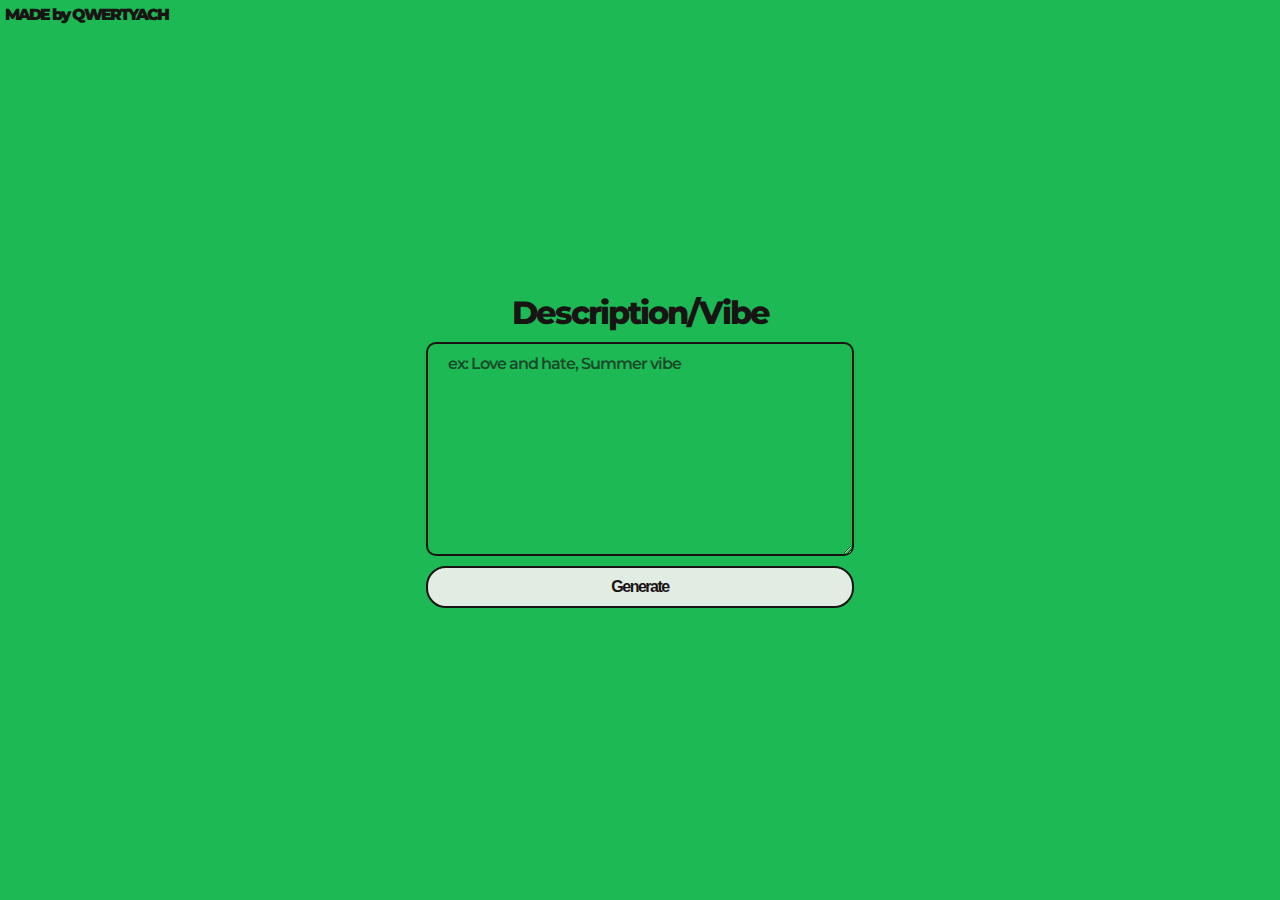
<file: ai/index.html>
<!DOCTYPE html>
<html lang="en">
<head>
  <link rel="preconnect" href="https://fonts.googleapis.com">
  <link rel="preconnect" href="https://fonts.gstatic.com" crossorigin>
  <link href="https://fonts.googleapis.com/css2?family=Montserrat:ital,wght@0,100..900;1,100..900&display=swap" rel="stylesheet">
  <meta charset="UTF-8">
  <meta name="viewport" content="width=device-width, initial-scale=1.0">
  <link rel="stylesheet" href="./style.css">
  <title>My Ai</title>
</head>
<body>

  <main>
    <div class="inp">
      <label for="description">Description/Vibe</label>
      <textarea name="description" id="area" cols="30" rows="10" placeholder="ex: Love and hate, Summer vibe"></textarea>
      <button>Generate</button>
    </div>
  </main>

  <footer>
    <p>MADE by QWERTYACH</p>
  </footer>
  


  <script type="importmap">
    {
      "imports": {
        "@google/generative-ai": "https://esm.run/@google/generative-ai"
      }
    }
  </script>

  <script type="module">
    import { GoogleGenerativeAI, HarmBlockThreshold, HarmCategory } from "@google/generative-ai";


    
    const API_KEY = "AIzaSyC7vdxD9bBt19lcDPowM1AkWkbhO2TFDRg";
    const SPOTIFY_API_KEY='8aba7e6d964641209b108bbd62360407';
    const genAI = new GoogleGenerativeAI(API_KEY);
    const day=new Date()
    

    const cli_cred='3efc06ec66e24cb097a75dedee33298d:8d3f345ffa5549c8bd1d94f02969a5da'
    const cli_base=btoa(cli_cred)
    const main=document.querySelector('main')

    const header=await fetch("https://accounts.spotify.com/api/token", {
      method: "POST",
      headers: {
        "Authorization": `Basic ${cli_base}`,
        "Content-Type":"application/x-www-form-urlencoded"
      },
      body:new URLSearchParams({
        'grant_type': 'client_credentials',
      })
      
    }).then((result)=>{
      return result.json()
    }).then((res)=>{
      return res
    })
    const innt=document.getElementById('area')
    const run = async () => {

      main.innerHTML='<div class="loader"></div>'
      const input=(innt.value.trim()==null || innt.value.trim()=='') ?
      "":`about ${innt.value}`

      const prompt = `today is the ${day.toDateString()}. Give me an album recomendation ${input} with the artist_name, album_name, \
      genre and the mood, and a little short description of the project in a good json syntax with no additional key ellement`
      
      const safetySettings = [
      {
        category: HarmCategory.HARM_CATEGORY_HARASSMENT,
        threshold: HarmBlockThreshold.BLOCK_NONE,
      },
      {
        category: HarmCategory.HARM_CATEGORY_HATE_SPEECH,
        threshold: HarmBlockThreshold.BLOCK_NONE,
      },
      {
        category: HarmCategory.HARM_CATEGORY_SEXUALLY_EXPLICIT,
        threshold: HarmBlockThreshold.BLOCK_NONE,
      },
      {
        category: HarmCategory.HARM_CATEGORY_DANGEROUS_CONTENT,
        threshold: HarmBlockThreshold.BLOCK_NONE,
      },
    ];
      try {
      const model = genAI.getGenerativeModel({ model: "gemini-pro",safetySettings});
      const result = await model.generateContent(prompt);
      const response = await result.response;
      const text = response.text();
      const ico=JSON.parse(text.replace('```json','').replace('```',''))
      console.log(ico)
      
      const resss=await fetch(`https://api.spotify.com/v1/search?q=${ico.artist_name}+${ico.album_name}&type=album`,{
        method:"GET",
        headers:{'Authorization':`${header.token_type} ${header.access_token}`}
      }).then((res)=>{
        return res.json()
      }).then((res)=>{
        return (res.albums.items[0])
      })
      console.log(resss)

      const file={image:resss.images[0].url,url:`https://open.spotify.com/album/${resss.id}`,artist:resss.artists[0].name,
      albumName:ico.album_name,desc:ico.description,mood:ico.mood,artistUrl:resss.artists[0].external_urls.spotify}

      console.log(file)
      main.innerHTML=`
      <div style='background-image:url(${file.image})' class='box'>
        <h3>${file.albumName}</h3>
        <h3>by <a href="${file.artistUrl}" target="_blank">${file.artist}</a></h3>
        <h5>${file.mood}</h5>
        <p>${file.desc}</p>
        <a class="a" href="${file.url}" target="_blank"><i><svg data-encore-id="icon" role="img" aria-hidden="true" viewBox="0 0 24 24" class="Svg-sc-ytk21e-0 bRkBFt">
          <path d="M12 1a11 11 0 1 0 0 22 11 11 0 0 0 0-22zm5.045 15.866a.686.686 0 0 1-.943.228c-2.583-1.579-5.834-1.935-9.663-1.06a.686.686 0 0 1-.306-1.337c4.19-.958 7.785-.546 10.684 1.226a.686.686 0 0 1 .228.943zm1.346-2.995a.858.858 0 0 1-1.18.282c-2.956-1.817-7.464-2.344-10.961-1.282a.856.856 0 0 1-1.11-.904.858.858 0 0 1 .611-.737c3.996-1.212 8.962-.625 12.357 1.462a.857.857 0 0 1 .283 1.179zm.116-3.119c-3.546-2.106-9.395-2.3-12.78-1.272a1.029 1.029 0 0 1-.597-1.969c3.886-1.18 10.345-.952 14.427 1.471a1.029 1.029 0 0 1-1.05 1.77z"></path>
        </svg></i>see in spotify</a>
      </div>
      `
    }catch(err){
      main.innerHTML='<div class="loaders"></div>'
      console.log(err)
      return 1
    }
    }
    document.querySelector('button').addEventListener('click',run)
    document.querySelector('body').addEventListener('keypress',(e)=>{
      if (e.key === 'Enter') {
        run()
      }
    })
  </script>
</body>
</html>
</file>
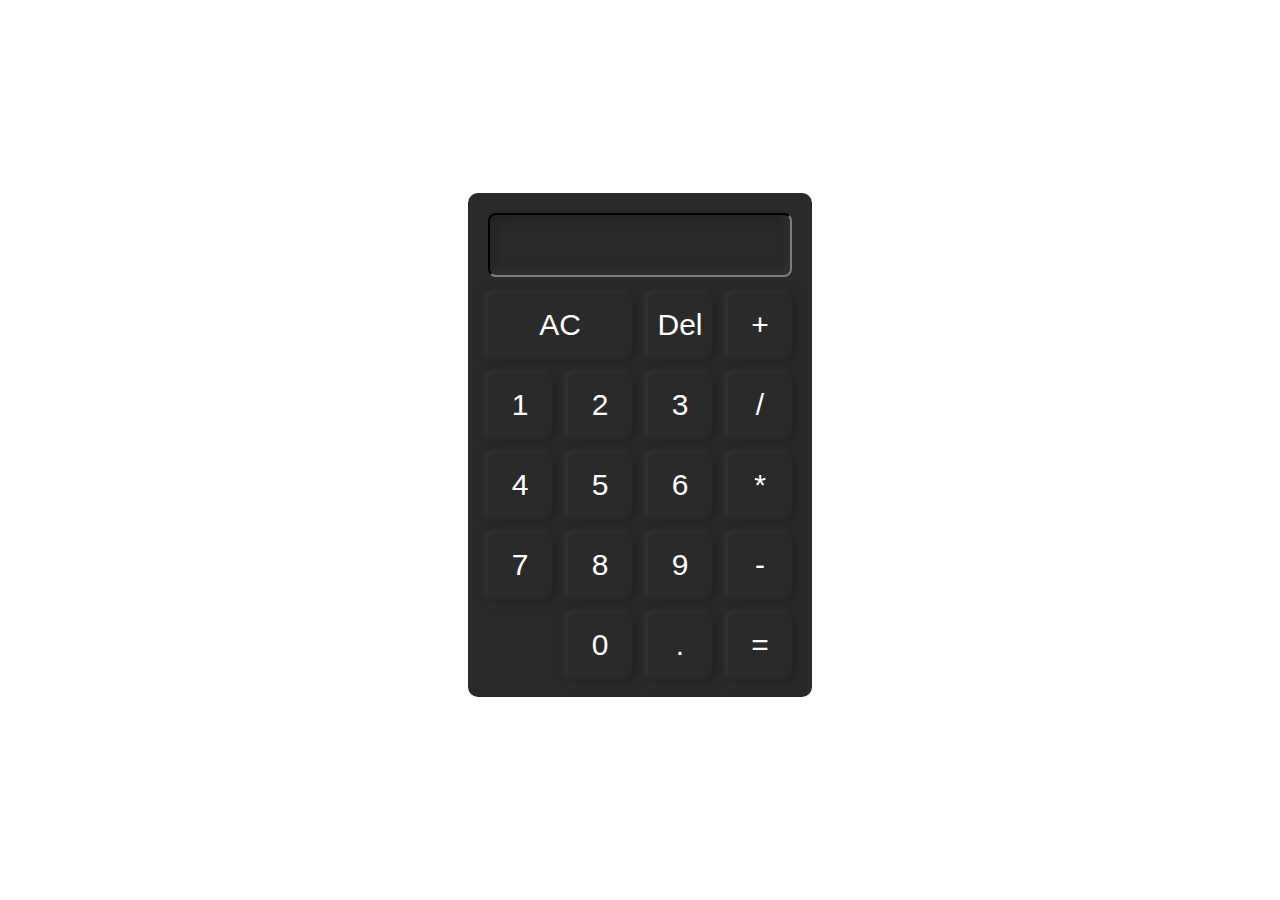
<file: calculator/index.html>
<!DOCTYPE html>
<html lang="en">
<head>
  <meta charset="UTF-8">
  <meta http-equiv="X-UA-Compatible" content="IE=edge">
  <link rel="stylesheet" href="./style.css">
  <meta name="viewport" content="width=device-width, initial-scale=1.0">
  <title>calculator</title>
</head>
<body>
  <section class="body">
    <input type="text" oninput="if(this.value='^[A-Za-z.\s_-]+$'){this.value=''};" disabled>
    <input data-type="ac" type="button" value="AC">
    <input type="button" value="Del">
    <input data-type="number" type="button" value="1">
    <input data-type="number" type="button" value="2">
    <input data-type="number" type="button" value="3">
    <input data-type="number" type="button" value="4">
    <input data-type="number" type="button" value="5">
    <input data-type="number" type="button" value="6">
    <input data-type="number" type="button" value="7">
    <input data-type="number" type="button" value="8">
    <input data-type="number" type="button" value="9">
    <input data-type="number" type="button" value="0">
    <input data-type="equale"  type="button" value="=">
    <input data-type="utile"  type="button" value="+">
    <input data-type="utile"  type="button" value="-">
    <input data-type="utile"  type="button" value="*">
    <input data-type="utile"  type="button" value="/">
    <input data-type="number"  type="button" value=".">
  </section>
  <script src="./main.js"></script>
</body>
</html>
</file>
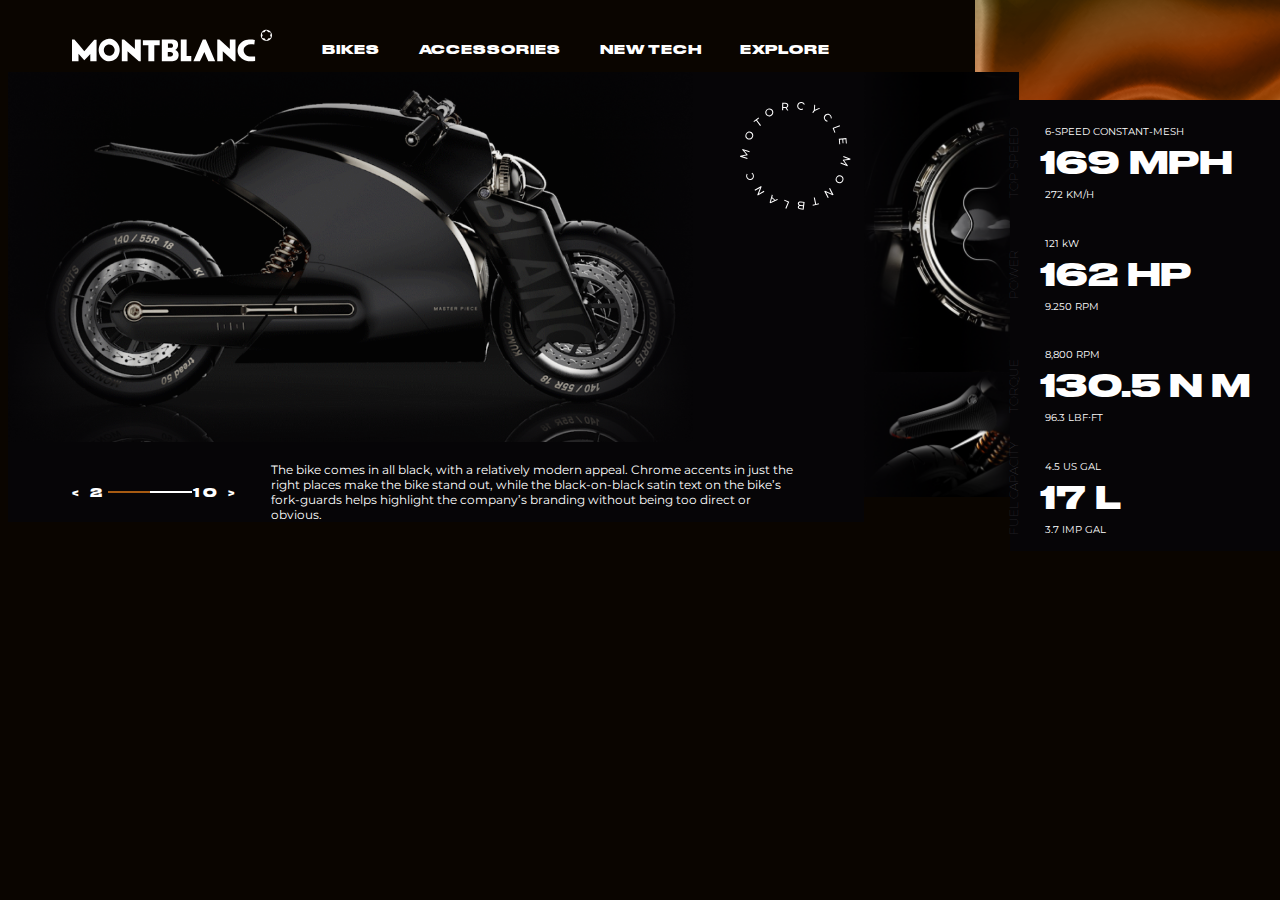
<file: montblanc/index.html>
<!DOCTYPE html>
<html lang="en">
<head>
  <meta charset="UTF-8">
  <link rel="preconnect" href="https://fonts.googleapis.com">
  <link rel="preconnect" href="https://fonts.gstatic.com" crossorigin>
  <link href="https://fonts.googleapis.com/css2?family=Montserrat&display=swap" rel="stylesheet">
  <meta http-equiv="X-UA-Compatible" content="IE=edge">
  <meta name="viewport" content="width=device-width, initial-scale=1.0">
  <link rel="stylesheet" href="./css/header.css">
  <link rel="stylesheet" href="./css/main.css">
  <link rel="stylesheet" href="./css/boxes.css">
  <link rel="stylesheet" href="./css/mediaquery.css">
  <link rel="shortcut icon" href="./img/montblanclogo.svg" type="image/x-icon">
  <title>Montblanc - Bike</title>
</head>
<body>
  <header>
    <div class="logo">
      <img src="./img/logo.svg" alt="montblanc logo" class="logoimg">
    </div>
    <nav class="nav">
      <li><a href="#" class="a1">BIKES</a></li>
      <li><a href="#" class="a2">ACCESSORIES</a></li>
      <li><a href="#" class="a3">NEW TECH</a></li>
      <li><a href="#" class="a4">EXPLORE</a></li>
    </nav>
    <div class="golden">
      <img src="./img/Gold.png" alt="golde img" class="goldeimg">
    </div>
  </header>
  <main>
    <div class="main">

      <section class="left">
        <div class="img">
          <img src="./img/photo 1.png" alt="a bike" class="bike">
          <img src="./img/MONTBLANC MOTORCYCLE.svg" alt="round text:MONTBLANC MOTORCYCLE" class="round">
        </div>
        <div class="sec">
          <div class="slider">
            <p class="numb1">&lt 2</p>
            <div></div>
            <p class="numb2">10 &gt</p>
          </div>
          <div class="text">
            <p>The bike comes in all black, with a relatively modern appeal. Chrome accents in just the right places make the bike stand out, while the black-on-black satin text on the bike’s fork-guards helps highlight the company’s branding without being too direct or obvious.</p>
          </div>
        </div>
        
      </section>

      <section class="rigth">
        <img src="./img/photo 2.png" alt="" class="tire">
        <img src="./img/photo 3.png" alt="" class="thing">
      </section>
    </div>
    <div class="boxes">
      
      <div class="box">
        <div class="group">
          <p class="infos">6-SPEED CONSTANT-MESH</p>
          <h5 class="biginfo">169 MPH</h5>
          <p class="infos">272 KM/H</p>
        </div>
        <h6 class="title">TOP SPEED</h6>
      </div>

      <div class="box">
        <div class="group">
          <p class="infos">121 kW</p>
          <h5 class="biginfo">162 HP</h5>
          <p class="infos">9.250 RPM</p>
        </div>
        <h6 class="title">POWER</h6>
      </div>
      
      <div class="box">
        <div class="group">
          <p class="infos">8,800 RPM</p>
          <h5 class="biginfo">130.5 N M</h5>
          <p class="infos">96.3 LBF⋅FT</p>
        </div>
        <h6 class="title">TORQUE</h6>
      </div>
      
      <div class="box paddinged">
        <div class="group">
          <p class="infos">4.5 US GAL</p>
          <h5 class="biginfo">17 L</h5>
          <p class="infos">3.7 IMP GAL</p>
        </div>
        <h6 class="title uper">FUEL CAPACITY</h6>
      </div>
    
    </div>
  </main>
</body>
</html>
<!-- i just want to complete 100 line :) -->
</file>
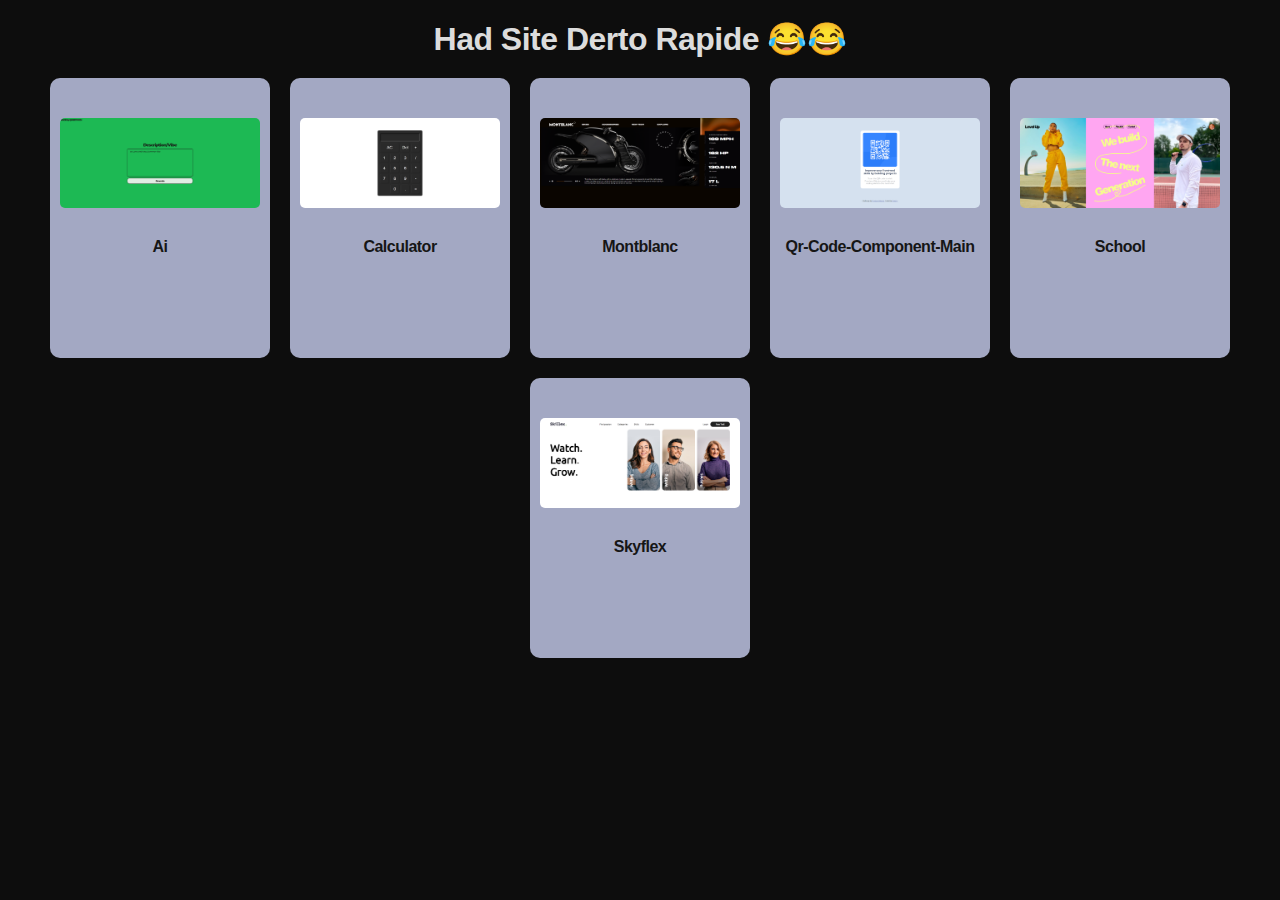
<file: pager/index.html>
<!DOCTYPE html>
<html lang="en">
<head>
  <meta charset="UTF-8">
  <meta name="viewport" content="width=device-width, initial-scale=1.0">
  <link rel="stylesheet" href="style.css">
  <title>All web site</title>
</head>
<body>
  <h1>
    Had site derto rapide 😂😂
  </h1>
  <section id="sect">

  </section>
  <script>
    fetch("./website.json")
    .then(res=>{return res.json()})
    .then(res=>{
      return res.urls
    }).then(res=>{
      console.log(res)
      res.map(x=>{
        document.getElementById("sect").innerHTML+=`<a href=${x}>
          <img src=".\\img\\${x.split("\\")[1]}.png"/>
          <p>${x.split("\\")[1]}</p>
          </a>`
      })})
  </script>
</body>
</html>
</file>
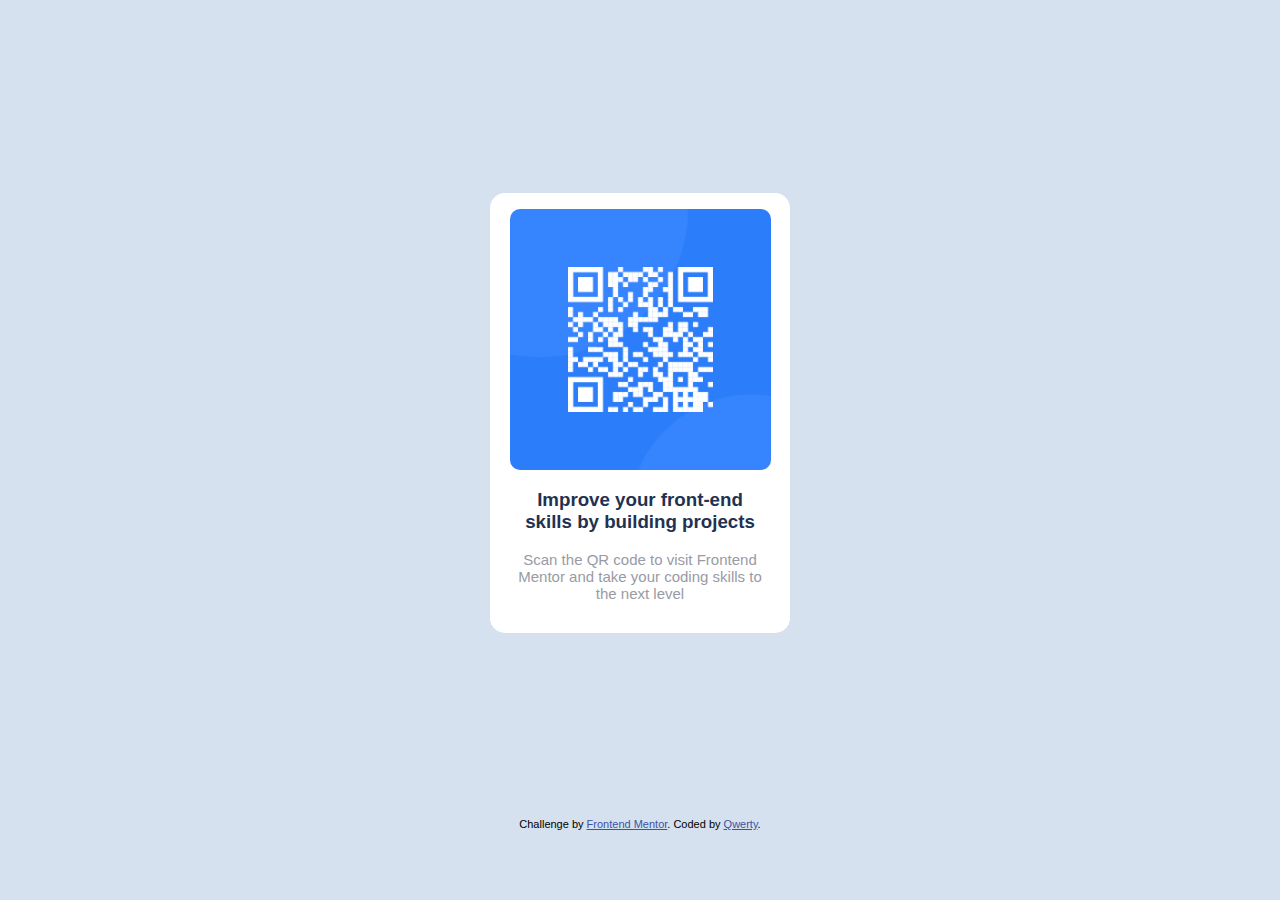
<file: qr-code-component-main/index.html>
<!DOCTYPE html>
<html lang="en">
<head>
  <meta charset="UTF-8">
  <meta name="viewport" content="width=device-width, initial-scale=1.0"> <!-- displays site properly based on user's device -->

  <link rel="icon" type="image/png" sizes="32x32" href="./images/favicon-32x32.png">
  
  <title>Frontend Mentor | QR code component</title>

  <!-- Feel free to remove these styles or customise in your own stylesheet 👍 -->
  <style>
    :root{
      font-family:Montserrat, Arial, Helvetica, sans-serif;
      background-color: #d5e1ef;
    }
    .attribution { font-size: 11px; text-align: center; }
    .attribution a { color: hsl(228, 45%, 44%); }
    main{
      display: flex;
      align-items: center;
      justify-content: center;
      height: 90vh;
    }
    .body{
      border-radius: 15px;
      background-color: #fff;
      padding: 16px 5px;
      width: 290px;
      display: flex;
      align-items: center;
      justify-content: center;
      flex-direction: column;
    }
    .body img{
      border-radius: 10px;
    }
    .body h3{
      font-weight:700;
      color: #1f3251;
      text-align: center;
      padding: 0 17px;
    }
    .body p{
      color:#989ba5;
      text-align: center;
      padding:0 15px;
      margin-top: 0;
      font-size: 15px;
    }
  </style>
</head>
<body>
  <main>
    <div class="body">
      <img src="./images/image-qr-code.png" width="90%"/>
      <h3>Improve your front-end skills by building projects</h3>
      <p>Scan the QR code to visit Frontend Mentor and take your coding skills to the next level</p>
    </div>
  </main>
  <div class="attribution">
    Challenge by <a href="https://www.frontendmentor.io?ref=challenge" target="_blank">Frontend Mentor</a>. 
    Coded by <a href="#">Qwerty</a>.
  </div>
</body>
</html>
</file>
<file: ai/style.css>
/* HTML: <div class="loader"></div> */
.loader {
  width: fit-content;
  font-weight: bold;
  font-family: monospace;
  font-size: 30px;
  background:linear-gradient(90deg,#000 50%,#0000 0) right/200% 100%;
  animation: l21 2s infinite linear;
}
.loader::before {
  content :"Loading...";
  color: #0000;
  padding: 0 5px;
  background: inherit;
  background-image: linear-gradient(90deg,#1db954 50%,#000 0);
  -webkit-background-clip:text;
          background-clip:text;
}

.loaders {
  width: fit-content;
  font-weight: bold;
  font-family: monospace;
  font-size: 30px;
  background:linear-gradient(90deg,#000 50%,#0000 0) right/200% 100%;
  background-position: left;
}
.loaders::before {
  content :"ERROR";
  color: #0000;
  padding: 0 5px;
  background: inherit;
  background-image: linear-gradient(90deg,#1db954 50%,#000 0);
  -webkit-background-clip:text;
          background-clip:text;
}


@keyframes l21{
  100%{background-position: left}
}


body{
  margin: 0;
  padding: 0;
  height: 100vh;
  font-family:"Montserrat", Arial, Helvetica, sans-serif;
  display: flex;
  align-items: center;
  justify-content: center;
  color: #e1ece3;
  background-color: #1db954;
  position: relative;
}

.box{
  padding: 40px 20px;
  border-radius: 10px;
  display: flex;
  flex-direction: column;
  width: fit-content;
  align-items: center;
  justify-content: center;
  background-color: #1914145a;
  gap: 10px;
  height: calc(70vh - 10px );
  width: calc(300px - .5vw );
  background-repeat: no-repeat;
  background-size: cover;
  background-position: center;
  position: relative;
  overflow: hidden;
  box-shadow: 25px 10px 121px -24px rgba(0,0,0,0.84);
  border: 6px solid #191414;
}
.box::before{
  content: '';
  width: 100%;
  height: 100%;
  background: linear-gradient(180deg, #000000a9 0%,#19141479 80%, #00000011 100%);
  position: absolute;
  top:0;
  left: 0;
  z-index: 0;
}

h3,h5{
  margin: 0;
  padding: 0;
  width: 100%;
  text-align: center;
}
h3 a{
  text-decoration:underline;
  color: #e1ece3;
}
h3:nth-child(1){
  font-size: 30px;
  font-weight: 800;
  letter-spacing: -3px;
}
h3:nth-child(2){
  letter-spacing: -1px;
}



main img{
  width:150px;
}

main p{
  width: 280px;
  font-size: 15px;
  font-weight: 400;
  text-align: center;
  letter-spacing: -.5px;
}
.a{
  display: flex;
  align-items: center;
  gap: 10px;
  background-color: #1db954;
  padding: 10px 30px;
  border-radius:40px;
  text-decoration: none;
  color: #191414;
  font-weight: 700;
  text-transform: capitalize;
  transition: .34s;
  font-weight: 800;
  font-size: 16px;
  letter-spacing: -1.5px;
  border: 3px solid #191414;
}
.a:hover{
  background-color: #191414;
  color: #1db954;
}

svg{
  fill:#191414;  
  width: 34px;
  transition: .34s;
  position: relative;
  line-height: -50px;
}
.a:hover svg{
  fill: #1db954;
}
.box *{
  z-index: 1;
}

footer{
position: absolute;
left: 0;
top: 0;
padding: 5px ;
color: #191414;
font-weight: 900;
letter-spacing: -2px;
}
footer p{
  margin: 0;
}

.inp{
  display: flex;
  align-items: center;
  justify-content: center;
  flex-direction: column;
  gap: 10px;
}
.inp label{
  font-size: 2rem;
  font-weight: 800;
  letter-spacing: -2px;
  color: #191414;
}

.inp textarea{
  background-color: transparent;
  padding: 10px 20px;
  outline: none;
  border-radius:10px;
  border: 2px solid #191414;
  color: #191414;
  font-family:"Montserrat", Arial, Helvetica, sans-serif;
  font-weight: 600;
  letter-spacing: -1px;
  font-size: 16px;
  overflow: hidden;
  min-height: 10vh;
  min-width: 30vw;
  max-height: 50vh;
  max-width: 60vw;
}
.inp textarea::placeholder{
  font-family:"Montserrat", Arial, Helvetica, sans-serif;
  letter-spacing: -1px;
  font-weight: 600;
  font-size: 16px;
  color: #191414af;
}
.inp button{
  padding: 10px 20px;
  width: 100%;
  background-color: #e1ece3;
  color: #191414;
  border-radius: 20px;
  border: 2px solid #191414;
  cursor: pointer;
  font-weight: 800;
  font-size: 16px;
  letter-spacing: -1.5px;
  transition: .34s;
}
.inp button:hover{
  background-color: #191414;
  color: #1db954;
}
</file>
<file: calculator/style.css>
body{
  height:97vh;
  display:flex;
  align-items: center;
  justify-content: center;
}
.body{
  margin: auto;
  text-align: center;
  display: grid;
  grid-template-columns: repeat(4,4rem);
  grid-template-rows: repeat(6,4rem);
  grid-template-areas:
  "text text text text" 
  "ac ac del plus" 
  "one two three kisma" 
  "four five six mult" 
  "seven eight nine min" 
  ". zero point equal";
  gap: 1rem;
  background-color: #2a2a2a;
  width: 19rem;
  padding: 20px;
  border-radius: 10px;
}
input[value='1']{
  grid-area: one;
}
input[value='2']{
  grid-area: two;
}
input[value='3']{
  grid-area: three;
}
input[value='4']{
  grid-area: four;
}
input[value='5']{
  grid-area: five;
}
input[value='6']{
  grid-area: six;
}
input[value='7']{
  grid-area: seven
}
input[value='8']{
  grid-area: eight;
}
input[value='9']{
  grid-area: nine;
}
input[value='0']{
  grid-area: zero;
}
input[value='+']{
  grid-area: plus;
}
input[value='*']{
  grid-area: mult;
}
input[value='-']{
  grid-area: min;
}
input[value='/']{
  grid-area: kisma;
}
input[value='.']{
  grid-area: point;
}
input[value='=']{
  grid-area: equal;
}
input[value='AC']{
  grid-area: ac;
}
input[value='Del']{
  grid-area: del;
}
input[type='text']{
  grid-area: text;
  background-color: #2a2a2a;
  color:#fff;
  border-color: #2a2a2a;
  box-shadow: 
  inset -3px -3px 10px #3b3b3b92,
  inset 3px 3px 10px #1b1b1b92
  ;
  padding: 0 10px;
}

input{
  font-size: 30px;
  border-radius:8px;
}
input[type=button]{
  transition:all 0.5s;
  cursor: pointer;
  border: none;
  color: #ffffff;
  background-color: #2a2a2a;
  box-shadow: 
  -3px -1px 6px #3b3b3bca,
  3px 3px 10px #1b1b1b92,
  inset 0px 0px 0px #3b3b3bca,
  inset 0px 0px 0px #1b1b1b92
  ;
}
input[type=button]:focus{
  box-shadow:
  -0px -0px 0px #3b3b3bca,
  0px 0px 0px #1b1b1b92,
  inset -3px -1px 6px #3b3b3bca,
  inset 3px 3px 10px #1b1b1b92
  ;
}
</file>
<file: montblanc/css/header.css>
@font-face {
  font-family: Druk Wide;
  src: url("../font/Druk Wide Bold.ttf");
}
*{
  color: #fff;
  text-decoration: none;
  font-family: Druk Wide, helvetica,Arial, sans-serif;
}
body{
  background-color: hsl(29, 100%, 2%);
}
header{
  padding-top: 15px;
  padding-left: 64px;
  display: flex;
  align-items: center;
  gap: 50px;
  width: 60%;
}
nav li a{
  color: #fff;

  font-size: 12px;
  font-weight: lighter;
}
a.a3{
  white-space: nowrap;
}
nav.nav{
  display: flex;
  justify-content: space-between;
  align-items: center;
  width: 100%;
}
li{
  list-style: none;
}
.golden{
  position: absolute;
  right: 0;
  z-index: -1;
  overflow: hidden;
  width: 305px;
  height: 130px;
  top: 0;
  transition: opacity 0.5s;
}
.goldenimg{
  object-fit: cover;
}
</file>
<file: montblanc/css/main.css>
main{
  overflow: hidden;
  width: 80%;
}
.left{
  position: relative;
  background-color: #060507;
  flex-grow: 3;
  display: flex;
  flex-direction: column;
  gap: 1rem;
}
.img .bike{
  width: 80%;
  height: 370px;
  object-fit: cover;
}
.round{
  width: 13%;
  position: absolute;
  right: 13px;
  top: 30px;
  animation: rotate 10s infinite linear;
}
.rigth img{
  width: 100%;
  object-fit: cover;
}
.rigth img:nth-child(1){
  height: 300px;
}
.rigth{
  object-fit: cover;
  position: relative;
  display: flex;
  height: 100%;
  flex-direction: column;
  top:0;
}
.sec{
  padding-left: 64px;
  display: flex;
  align-items: center;
  justify-content: space-between;
  gap: 2rem;
}
.main{
  display: flex;
}
.slider{
  width: 56%;
  display: flex;
  justify-content: space-between;
  align-items: center;
  flex-grow: 1;
}
.slider p{
  font-size: 12px;
  letter-spacing: 3px;
}
.slider div{
  border: 10px;
  width: 50%;
  height: 2px;
  background-color: #ffffff;
  position: relative;
}
.slider div::before{
  content: '';
  width: 50%;
  height: 2px;
  background-color: #A75B12;
  position: absolute;
  left: 0;
  top: 0;
}
.sec .text p{
  font-family: "Montserrat",helvetica,Arial,sans-serif;
  font-size: 12px;
  width: 90%;
  margin: 0;
}
</file>
<file: montblanc/css/boxes.css>
.title,.infos{
  font-family: "Montserrat";
}
.infos,.biginfo{
  margin: 0;
}
.box{
  position: relative;
}

.title{
  font-weight: 100;
  font-size: 12px;
  line-height: 48px;
  text-align: center;
  color: #3F3E44;
  position: absolute;
  writing-mode: vertical-rl;
  text-orientation: sideways;
  transform: rotate(180deg);
  left: -50px;
  top: 0;
  bottom: 0;
  margin: 0;
  white-space:nowrap;
}

.infos{
  font-size: 10px;
  margin: 5px;
}
.biginfo{
  font-size: 30px;
}
.boxes{
  display: flex;
  flex-direction: column;
  position: absolute;
  right: 00px;
  top: 100px;
  padding:20px 30px 0 30px;
  gap: 1.6rem;
  background-color: #060507;


}
.group{
  display: flex;
  flex-direction: column;
}
.paddinged{
  padding-bottom: 10px;
}
.paddinged .title{
  bottom: 1rem;
}
</file>
<file: montblanc/css/mediaquery.css>
@media screen and (max-width:1200px) {
  .boxes{
    top: 100px;
  }
  .sec .text p{
    width: 80%;
    font-size: 8px;
  }
  .slider p{
    font-size: 8px;
  }
}
@media screen and (max-width:1100px) {
  header{
    width: 95%;
    padding:20px ;
    gap: 10rem;
    z-index: 9999;
    mix-blend-mode:exclusion;
  }
  body{
    margin: 0;
  }
  .golden{
    opacity: 0;
  }
}
@media screen and (max-width:950px) {
  header{
    position: fixed;
    top: 0;
    left: 0;
  }
  .main{
    flex-direction: column;
  }
  main{
    padding: 30px 0;
    width: 100%;
  }
  .main .left{
    width: 100%;
  }
  .main .left .bike{
    width: 90%;
    height: auto;
  }
  .main .rigth{
    display: none;
  }
  .boxes{
    position: relative;
    top:0;
    justify-content: center;
    align-items: center;
  }
  .sec{
    flex-direction: column;
    padding: 0;
    text-align: center;
  }
  .title{
    position: relative;
    transform: rotate(0deg);
    writing-mode:unset;
    text-orientation:inherit;
    text-align: center;
    left:0;
    font-size: 30px;
    font-family: Druk Wide, helvetica, sans-serif;

  }
  .box{
    display: flex;
    flex-direction: column-reverse;
    align-items: center;
  }

  .sec .text p{
    width: 80%;
    font-size: 14px;
    text-align: center;
    padding: 0;
    margin: auto;
  }
  .slider p{
    font-size: 10px;
  }
}
@media screen and (max-width:800px) {
  nav.nav{
    display: none;
  }
  header{
    justify-content: center;
  }
}

@keyframes rotate {
  from{
    rotate: 0deg;
  }
  to{
    rotate: 360deg;
  }
}
</file>
<file: pager/style.css>
*{
  margin: 0;
  padding: 0;
  list-style: none;
  text-decoration: none;
}
img{
  width: 200px;
  border-radius: 5px;
}
a{
  background-color: red;
  display: flex;
  flex-direction: column;
  align-items: center;
  padding: 40px 10px;
  gap:30px;
  font-family: Arial, Helvetica, sans-serif;
  font-weight: bold;
  letter-spacing:-.5px;
  color: #161616;
  border-radius: 10px;
  min-height: 200px;
  background-color: #a3a8c3;
}
body{
  display: flex;
  flex-direction: column;
  gap: 20px;
  background-color: #0d0d0d;
  margin: 20px;
  font-family: Arial, Helvetica, sans-serif;
  font-weight: bold;
  letter-spacing:-.5px;
  color: #161616;
  text-transform: capitalize;
}
h1{
  color: #dcdcdc;
  text-align: center;
}
#sect{
  display: flex;
  flex-wrap: wrap;
  gap: 20px;
  justify-content: center;

}
</file>
